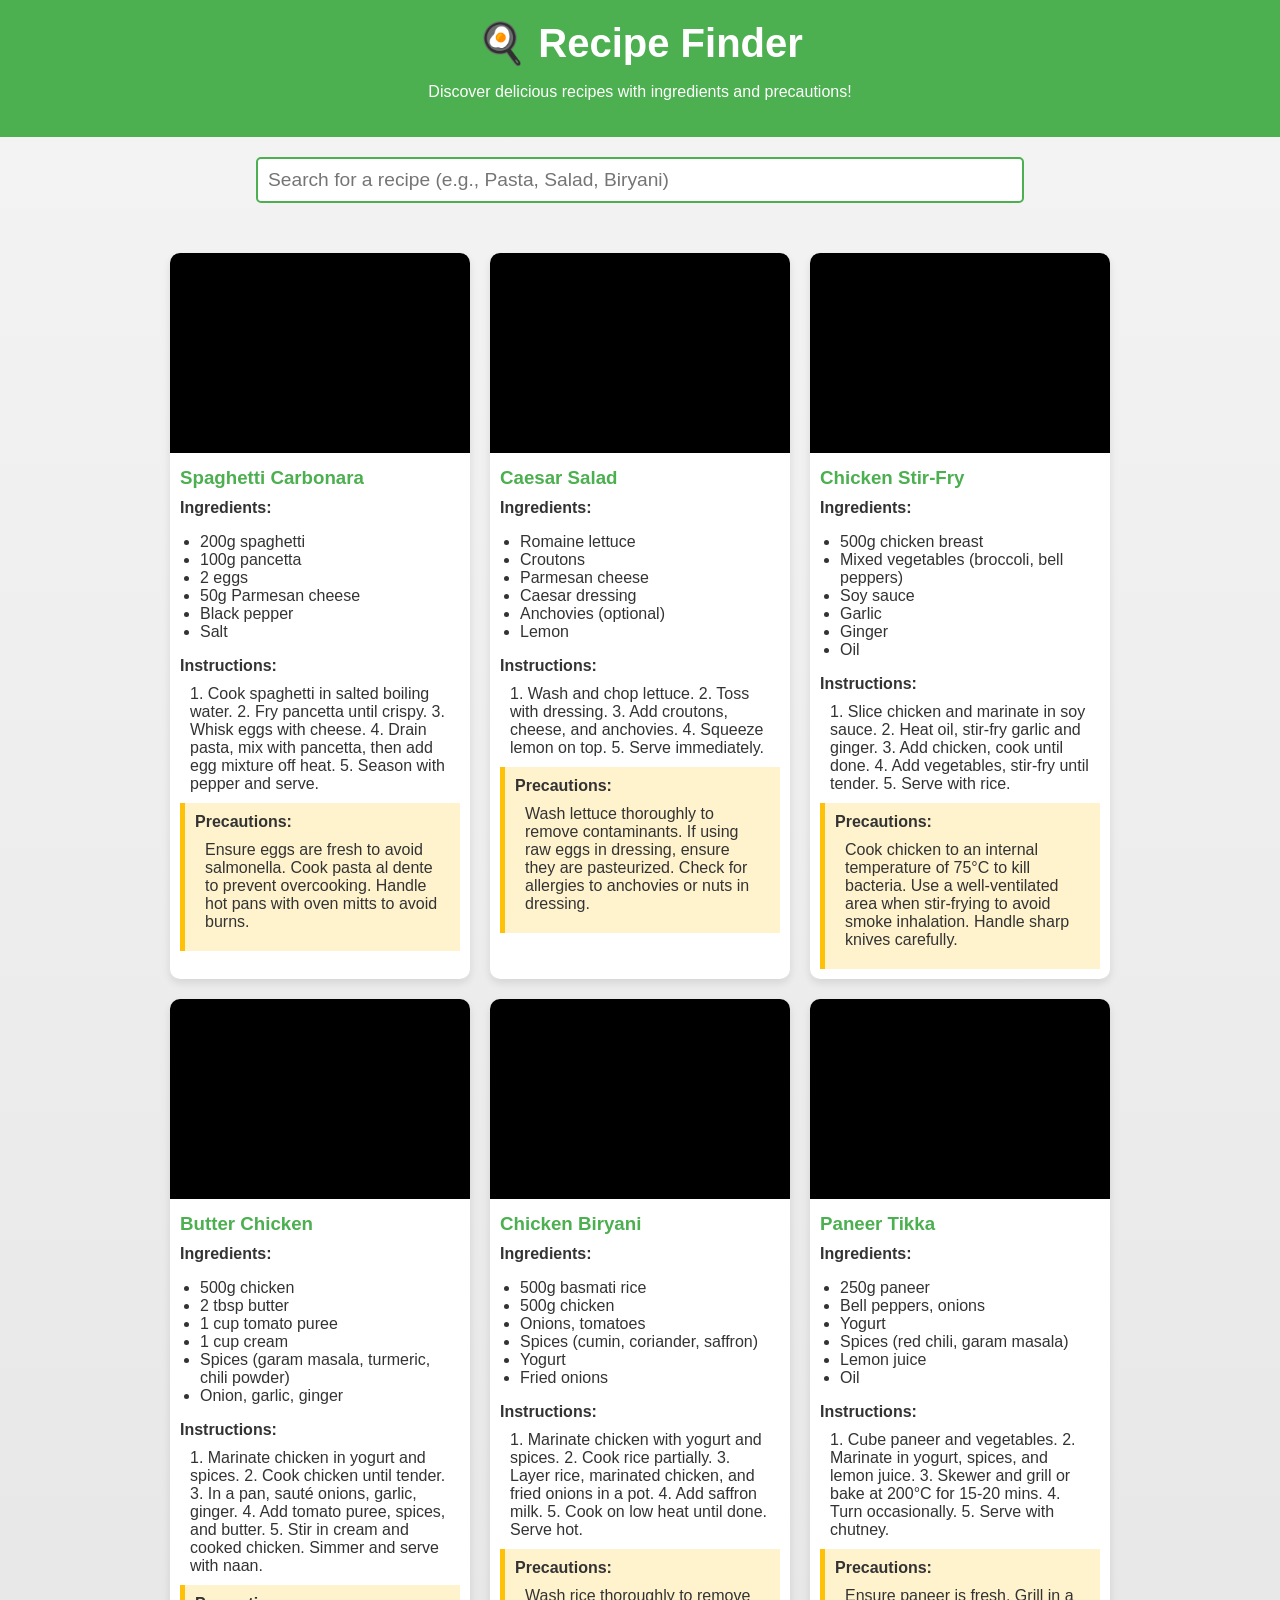
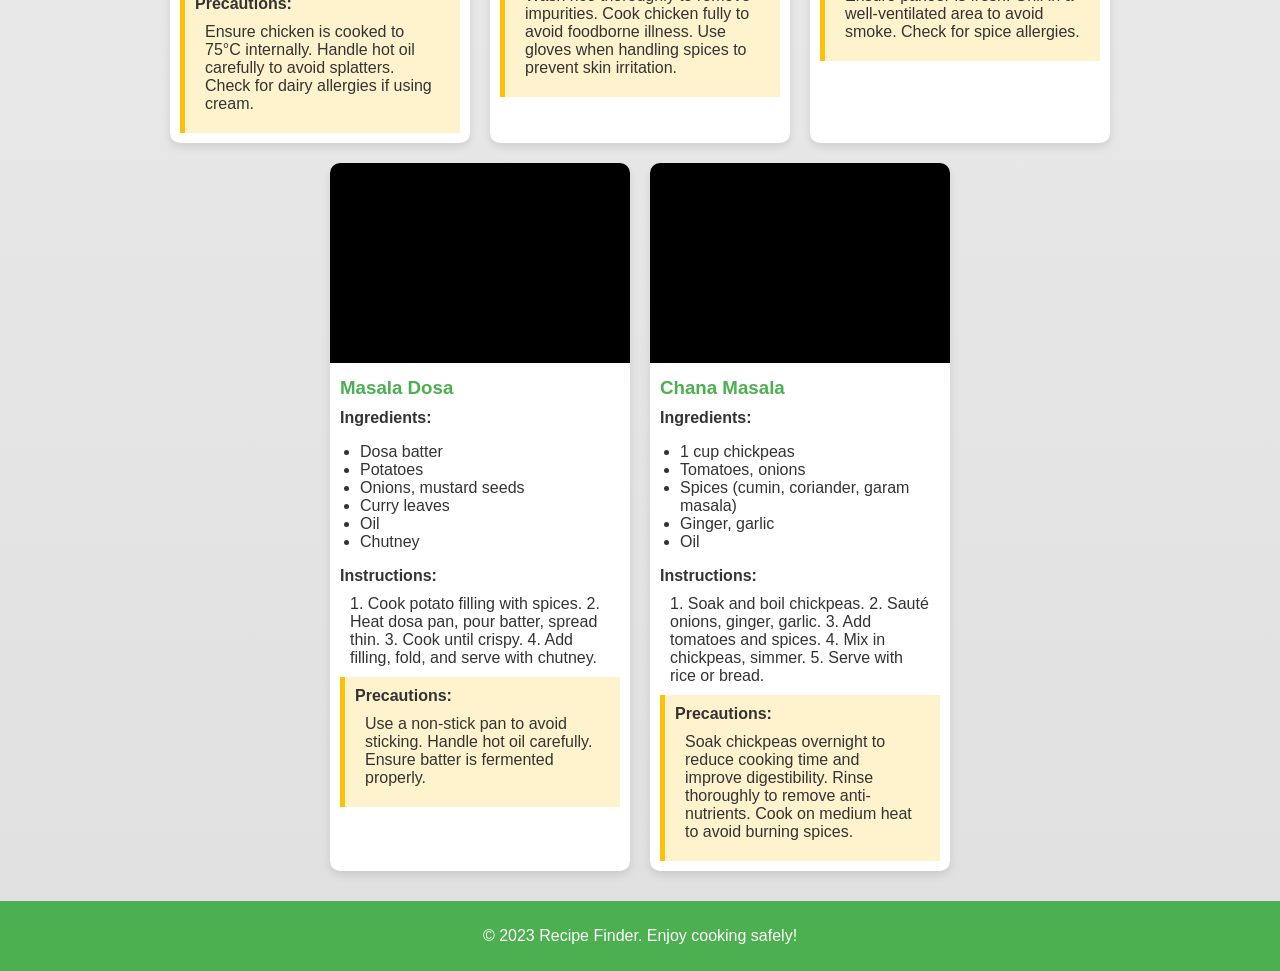
<file: recipe.html>
<!DOCTYPE html>
<html lang="en">
<head>
    <meta charset="UTF-8">
    <meta name="viewport" content="width=device-width, initial-scale=1.0">
    <title>Recipe Finder</title>
    <style>
        body {
            font-family: Arial, sans-serif;
            background: linear-gradient(to bottom, #f4f4f4, #e0e0e0);
            margin: 0;
            padding: 0;
            color: #333;
        }
        header {
            background-color: #4CAF50;
            color: white;
            text-align: center;
            padding: 20px;
            position: relative;
        }
        header::before {
            content: "";
            position: absolute;
            top: 0;
            left: 0;
            right: 0;
            bottom: 0;
            background-image: url('[data-uri]');
            opacity: 0.3;
            z-index: -1;
        }
        h1 {
            margin: 0;
            font-size: 2.5em;
        }
        .search-container {
            text-align: center;
            padding: 20px;
        }
        #search-input {
            width: 60%;
            padding: 10px;
            font-size: 1.2em;
            border: 2px solid #4CAF50;
            border-radius: 5px;
            outline: none;
        }
        #search-input:focus {
            border-color: #45a049;
        }
        .results {
            display: flex;
            flex-wrap: wrap;
            justify-content: center;
            padding: 20px;
        }
        .recipe-card {
            background: white;
            border-radius: 10px;
            box-shadow: 0 4px 8px rgba(0,0,0,0.1);
            margin: 10px;
            width: 300px;
            overflow: hidden;
            transition: transform 0.3s;
        }
        .recipe-card:hover {
            transform: scale(1.05);
        }
        .recipe-card img {
            width: 100%;
            height: 200px;
            object-fit: cover;
        }
        .recipe-card h3 {
            margin: 10px;
            color: #4CAF50;
        }
        .recipe-card p {
            margin: 10px;
        }
        .ingredients, .instructions, .precautions {
            margin: 10px;
        }
        .ingredients ul {
            list-style-type: disc;
            padding-left: 20px;
        }
        .precautions {
            background-color: #fff3cd;
            border-left: 5px solid #ffc107;
            padding: 10px;
        }
        footer {
            text-align: center;
            padding: 10px;
            background-color: #4CAF50;
            color: white;
        }
    </style>
</head>
<body>
    <header>
        <h1>🍳 Recipe Finder</h1>
        <p>Discover delicious recipes with ingredients and precautions!</p>
    </header>
    <div class="search-container">
        <input type="text" id="search-input" placeholder="Search for a recipe (e.g., Pasta, Salad, Biryani)">
    </div>
    <div class="results" id="results"></div>
    <footer>
        <p>&copy; 2023 Recipe Finder. Enjoy cooking safely!</p>
    </footer>

    <script>
        const recipes = [
            {
                name: "Spaghetti Carbonara",
                image: "[data-uri]", // Placeholder base64 image
                ingredients: ["200g spaghetti", "100g pancetta", "2 eggs", "50g Parmesan cheese", "Black pepper", "Salt"],
                instructions: "1. Cook spaghetti in salted boiling water. 2. Fry pancetta until crispy. 3. Whisk eggs with cheese. 4. Drain pasta, mix with pancetta, then add egg mixture off heat. 5. Season with pepper and serve.",
                precautions: "Ensure eggs are fresh to avoid salmonella. Cook pasta al dente to prevent overcooking. Handle hot pans with oven mitts to avoid burns."
            },
            {
                name: "Caesar Salad",
                image: "[data-uri]", // Placeholder
                ingredients: ["Romaine lettuce", "Croutons", "Parmesan cheese", "Caesar dressing", "Anchovies (optional)", "Lemon"],
                instructions: "1. Wash and chop lettuce. 2. Toss with dressing. 3. Add croutons, cheese, and anchovies. 4. Squeeze lemon on top. 5. Serve immediately.",
                precautions: "Wash lettuce thoroughly to remove contaminants. If using raw eggs in dressing, ensure they are pasteurized. Check for allergies to anchovies or nuts in dressing."
            },
            {
                name: "Chicken Stir-Fry",
                image: "[data-uri]", // Placeholder
                ingredients: ["500g chicken breast", "Mixed vegetables (broccoli, bell peppers)", "Soy sauce", "Garlic", "Ginger", "Oil"],
                instructions: "1. Slice chicken and marinate in soy sauce. 2. Heat oil, stir-fry garlic and ginger. 3. Add chicken, cook until done. 4. Add vegetables, stir-fry until tender. 5. Serve with rice.",
                precautions: "Cook chicken to an internal temperature of 75°C to kill bacteria. Use a well-ventilated area when stir-frying to avoid smoke inhalation. Handle sharp knives carefully."
            },
            {
                name: "Butter Chicken",
                image: "[data-uri]", // Placeholder
                ingredients: ["500g chicken", "2 tbsp butter", "1 cup tomato puree", "1 cup cream", "Spices (garam masala, turmeric, chili powder)", "Onion, garlic, ginger"],
                instructions: "1. Marinate chicken in yogurt and spices. 2. Cook chicken until tender. 3. In a pan, sauté onions, garlic, ginger. 4. Add tomato puree, spices, and butter. 5. Stir in cream and cooked chicken. Simmer and serve with naan.",
                precautions: "Ensure chicken is cooked to 75°C internally. Handle hot oil carefully to avoid splatters. Check for dairy allergies if using cream."
            },
            {
                name: "Chicken Biryani",
                image: "[data-uri]", // Placeholder
                ingredients: ["500g basmati rice", "500g chicken", "Onions, tomatoes", "Spices (cumin, coriander, saffron)", "Yogurt", "Fried onions"],
                instructions: "1. Marinate chicken with yogurt and spices. 2. Cook rice partially. 3. Layer rice, marinated chicken, and fried onions in a pot. 4. Add saffron milk. 5. Cook on low heat until done. Serve hot.",
                precautions: "Wash rice thoroughly to remove impurities. Cook chicken fully to avoid foodborne illness. Use gloves when handling spices to prevent skin irritation."
            },
            {
                name: "Paneer Tikka",
                image: "[data-uri]", // Placeholder
                ingredients: ["250g paneer", "Bell peppers, onions", "Yogurt", "Spices (red chili, garam masala)", "Lemon juice", "Oil"],
                instructions: "1. Cube paneer and vegetables. 2. Marinate in yogurt, spices, and lemon juice. 3. Skewer and grill or bake at 200°C for 15-20 mins. 4. Turn occasionally. 5. Serve with chutney.",
                precautions: "Ensure paneer is fresh. Grill in a well-ventilated area to avoid smoke. Check for spice allergies."
            },
            {
                name: "Masala Dosa",
                image: "[data-uri]", // Placeholder
                ingredients: ["Dosa batter", "Potatoes", "Onions, mustard seeds", "Curry leaves", "Oil", "Chutney"],
                instructions: "1. Cook potato filling with spices. 2. Heat dosa pan, pour batter, spread thin. 3. Cook until crispy. 4. Add filling, fold, and serve with chutney.",
                precautions: "Use a non-stick pan to avoid sticking. Handle hot oil carefully. Ensure batter is fermented properly."
            },
            {
                name: "Chana Masala",
                image: "[data-uri]", // Placeholder
                ingredients: ["1 cup chickpeas", "Tomatoes, onions", "Spices (cumin, coriander, garam masala)", "Ginger, garlic", "Oil"],
                instructions: "1. Soak and boil chickpeas. 2. Sauté onions, ginger, garlic. 3. Add tomatoes and spices. 4. Mix in chickpeas, simmer. 5. Serve with rice or bread.",
                precautions: "Soak chickpeas overnight to reduce cooking time and improve digestibility. Rinse thoroughly to remove anti-nutrients. Cook on medium heat to avoid burning spices."
            }
        ];

        const searchInput = document.getElementById('search-input');
        const resultsDiv = document.getElementById('results');

        function displayRecipes(filteredRecipes) {
            resultsDiv.innerHTML = '';
            filteredRecipes.forEach(recipe => {
                const card = document.createElement('div');
                card.className = 'recipe-card';
                card.innerHTML = `
                    <img src="${recipe.image}" alt="${recipe.name}">
                    <h3>${recipe.name}</h3>
                    <div class="ingredients">
                        <strong>Ingredients:</strong>
                        <ul>${recipe.ingredients.map(ing => `<li>${ing}</li>`).join('')}</ul>
                    </div>
                    <div class="instructions">
                        <strong>Instructions:</strong>
                        <p>${recipe.instructions}</p>
                    </div>
                    <div class="precautions">
                        <strong>Precautions:</strong>
                        <p>${recipe.precautions}</p>
                    </div>
                `;
                resultsDiv.appendChild(card);
            });
        }

        searchInput.addEventListener('input', () => {
            const query = searchInput.value.toLowerCase();
            const filtered = recipes.filter(recipe => recipe.name.toLowerCase().includes(query));
            displayRecipes(filtered);
        });

        // Display all recipes initially
        displayRecipes(recipes);
    </script>
</body>
</html>
</file>
